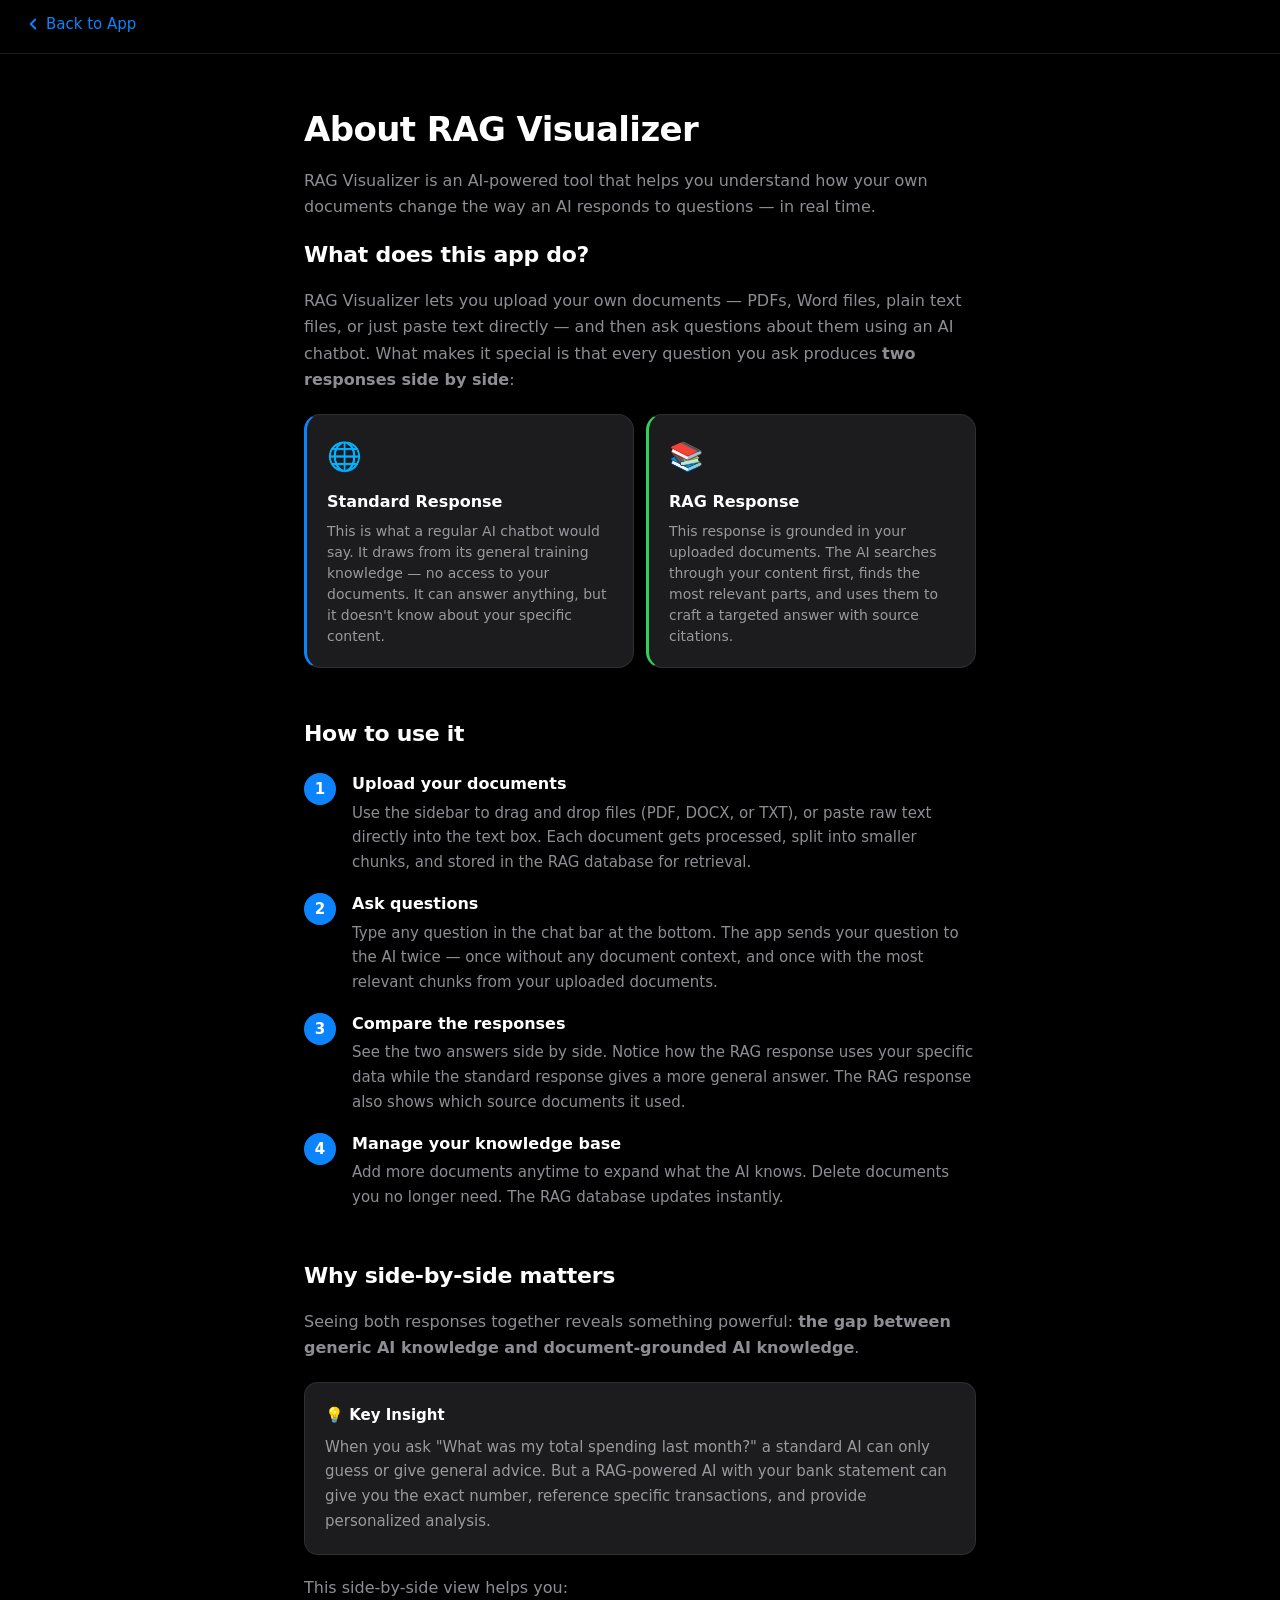
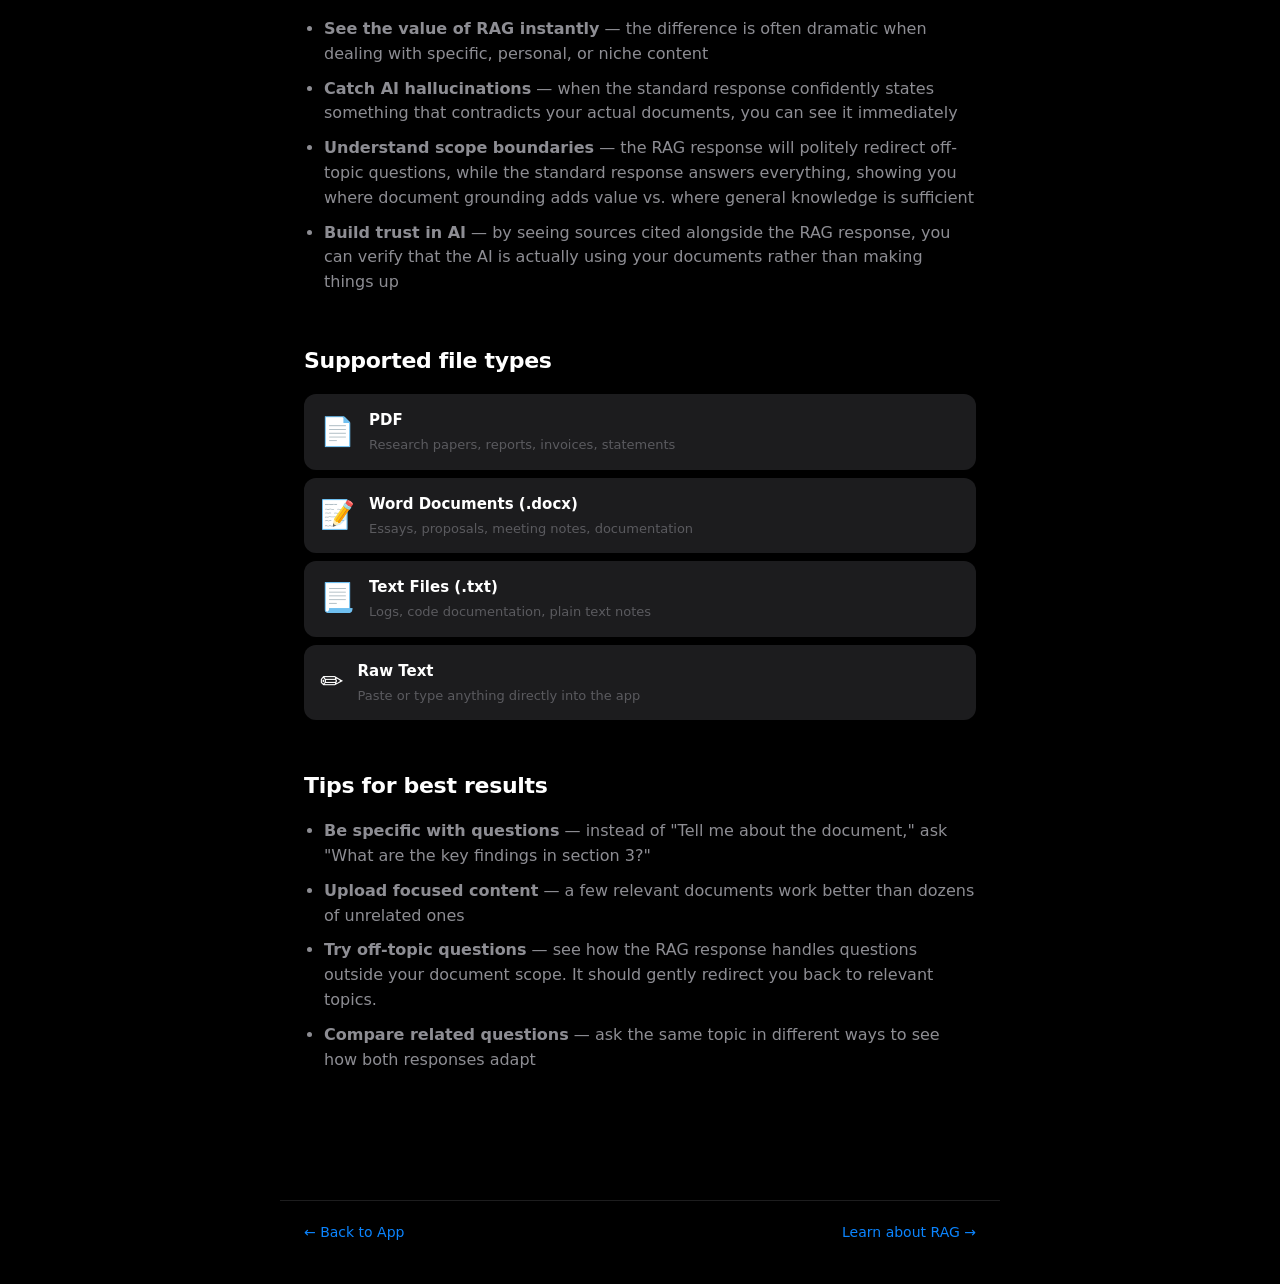
<file: frontend/about.html>
<!DOCTYPE html>
<html lang="en">
<head>
  <meta charset="UTF-8">
  <meta name="viewport" content="width=device-width, initial-scale=1.0">
  <title>About RAG Visualizer</title>
  <meta name="description" content="Learn how RAG Visualizer works and how to get the most out of dual AI responses.">
  <link rel="preconnect" href="https://fonts.googleapis.com">
  <link rel="preconnect" href="https://fonts.gstatic.com" crossorigin>
  <link href="https://fonts.googleapis.com/css2?family=Inter:wght@300;400;500;600;700&display=swap" rel="stylesheet">
  <link rel="stylesheet" href="pages.css">
</head>
<body>
  <nav class="page-nav">
    <a href="/" class="back-link">
      <svg width="18" height="18" viewBox="0 0 24 24" fill="none" stroke="currentColor" stroke-width="2.5" stroke-linecap="round" stroke-linejoin="round">
        <polyline points="15 18 9 12 15 6"></polyline>
      </svg>
      Back to App
    </a>
  </nav>

  <main class="page-content">
    <article class="page-article">
      <h1>About RAG Visualizer</h1>
      <p class="lead">RAG Visualizer is an AI-powered tool that helps you understand how your own documents change the way an AI responds to questions — in real time.</p>

      <section>
        <h2>What does this app do?</h2>
        <p>RAG Visualizer lets you upload your own documents — PDFs, Word files, plain text files, or just paste text directly — and then ask questions about them using an AI chatbot. What makes it special is that every question you ask produces <strong>two responses side by side</strong>:</p>
        <div class="card-grid">
          <div class="info-card blue">
            <div class="card-icon">🌐</div>
            <h3>Standard Response</h3>
            <p>This is what a regular AI chatbot would say. It draws from its general training knowledge — no access to your documents. It can answer anything, but it doesn't know about your specific content.</p>
          </div>
          <div class="info-card purple">
            <div class="card-icon">📚</div>
            <h3>RAG Response</h3>
            <p>This response is grounded in your uploaded documents. The AI searches through your content first, finds the most relevant parts, and uses them to craft a targeted answer with source citations.</p>
          </div>
        </div>
      </section>

      <section>
        <h2>How to use it</h2>
        <div class="steps">
          <div class="step">
            <div class="step-number">1</div>
            <div class="step-content">
              <h3>Upload your documents</h3>
              <p>Use the sidebar to drag and drop files (PDF, DOCX, or TXT), or paste raw text directly into the text box. Each document gets processed, split into smaller chunks, and stored in the RAG database for retrieval.</p>
            </div>
          </div>
          <div class="step">
            <div class="step-number">2</div>
            <div class="step-content">
              <h3>Ask questions</h3>
              <p>Type any question in the chat bar at the bottom. The app sends your question to the AI twice — once without any document context, and once with the most relevant chunks from your uploaded documents.</p>
            </div>
          </div>
          <div class="step">
            <div class="step-number">3</div>
            <div class="step-content">
              <h3>Compare the responses</h3>
              <p>See the two answers side by side. Notice how the RAG response uses your specific data while the standard response gives a more general answer. The RAG response also shows which source documents it used.</p>
            </div>
          </div>
          <div class="step">
            <div class="step-number">4</div>
            <div class="step-content">
              <h3>Manage your knowledge base</h3>
              <p>Add more documents anytime to expand what the AI knows. Delete documents you no longer need. The RAG database updates instantly.</p>
            </div>
          </div>
        </div>
      </section>

      <section>
        <h2>Why side-by-side matters</h2>
        <p>Seeing both responses together reveals something powerful: <strong>the gap between generic AI knowledge and document-grounded AI knowledge</strong>.</p>
        <div class="insight-box">
          <h3>💡 Key Insight</h3>
          <p>When you ask "What was my total spending last month?" a standard AI can only guess or give general advice. But a RAG-powered AI with your bank statement can give you the exact number, reference specific transactions, and provide personalized analysis.</p>
        </div>
        <p>This side-by-side view helps you:</p>
        <ul>
          <li><strong>See the value of RAG instantly</strong> — the difference is often dramatic when dealing with specific, personal, or niche content</li>
          <li><strong>Catch AI hallucinations</strong> — when the standard response confidently states something that contradicts your actual documents, you can see it immediately</li>
          <li><strong>Understand scope boundaries</strong> — the RAG response will politely redirect off-topic questions, while the standard response answers everything, showing you where document grounding adds value vs. where general knowledge is sufficient</li>
          <li><strong>Build trust in AI</strong> — by seeing sources cited alongside the RAG response, you can verify that the AI is actually using your documents rather than making things up</li>
        </ul>
      </section>

      <section>
        <h2>Supported file types</h2>
        <div class="file-types">
          <div class="file-type">
            <span class="file-icon">📄</span>
            <div>
              <strong>PDF</strong>
              <p>Research papers, reports, invoices, statements</p>
            </div>
          </div>
          <div class="file-type">
            <span class="file-icon">📝</span>
            <div>
              <strong>Word Documents (.docx)</strong>
              <p>Essays, proposals, meeting notes, documentation</p>
            </div>
          </div>
          <div class="file-type">
            <span class="file-icon">📃</span>
            <div>
              <strong>Text Files (.txt)</strong>
              <p>Logs, code documentation, plain text notes</p>
            </div>
          </div>
          <div class="file-type">
            <span class="file-icon">✏️</span>
            <div>
              <strong>Raw Text</strong>
              <p>Paste or type anything directly into the app</p>
            </div>
          </div>
        </div>
      </section>

      <section>
        <h2>Tips for best results</h2>
        <ul>
          <li><strong>Be specific with questions</strong> — instead of "Tell me about the document," ask "What are the key findings in section 3?"</li>
          <li><strong>Upload focused content</strong> — a few relevant documents work better than dozens of unrelated ones</li>
          <li><strong>Try off-topic questions</strong> — see how the RAG response handles questions outside your document scope. It should gently redirect you back to relevant topics.</li>
          <li><strong>Compare related questions</strong> — ask the same topic in different ways to see how both responses adapt</li>
        </ul>
      </section>
    </article>
  </main>

  <footer class="page-footer">
    <a href="/">← Back to App</a>
    <a href="/learn-rag.html">Learn about RAG →</a>
  </footer>
</body>
</html>
</file>
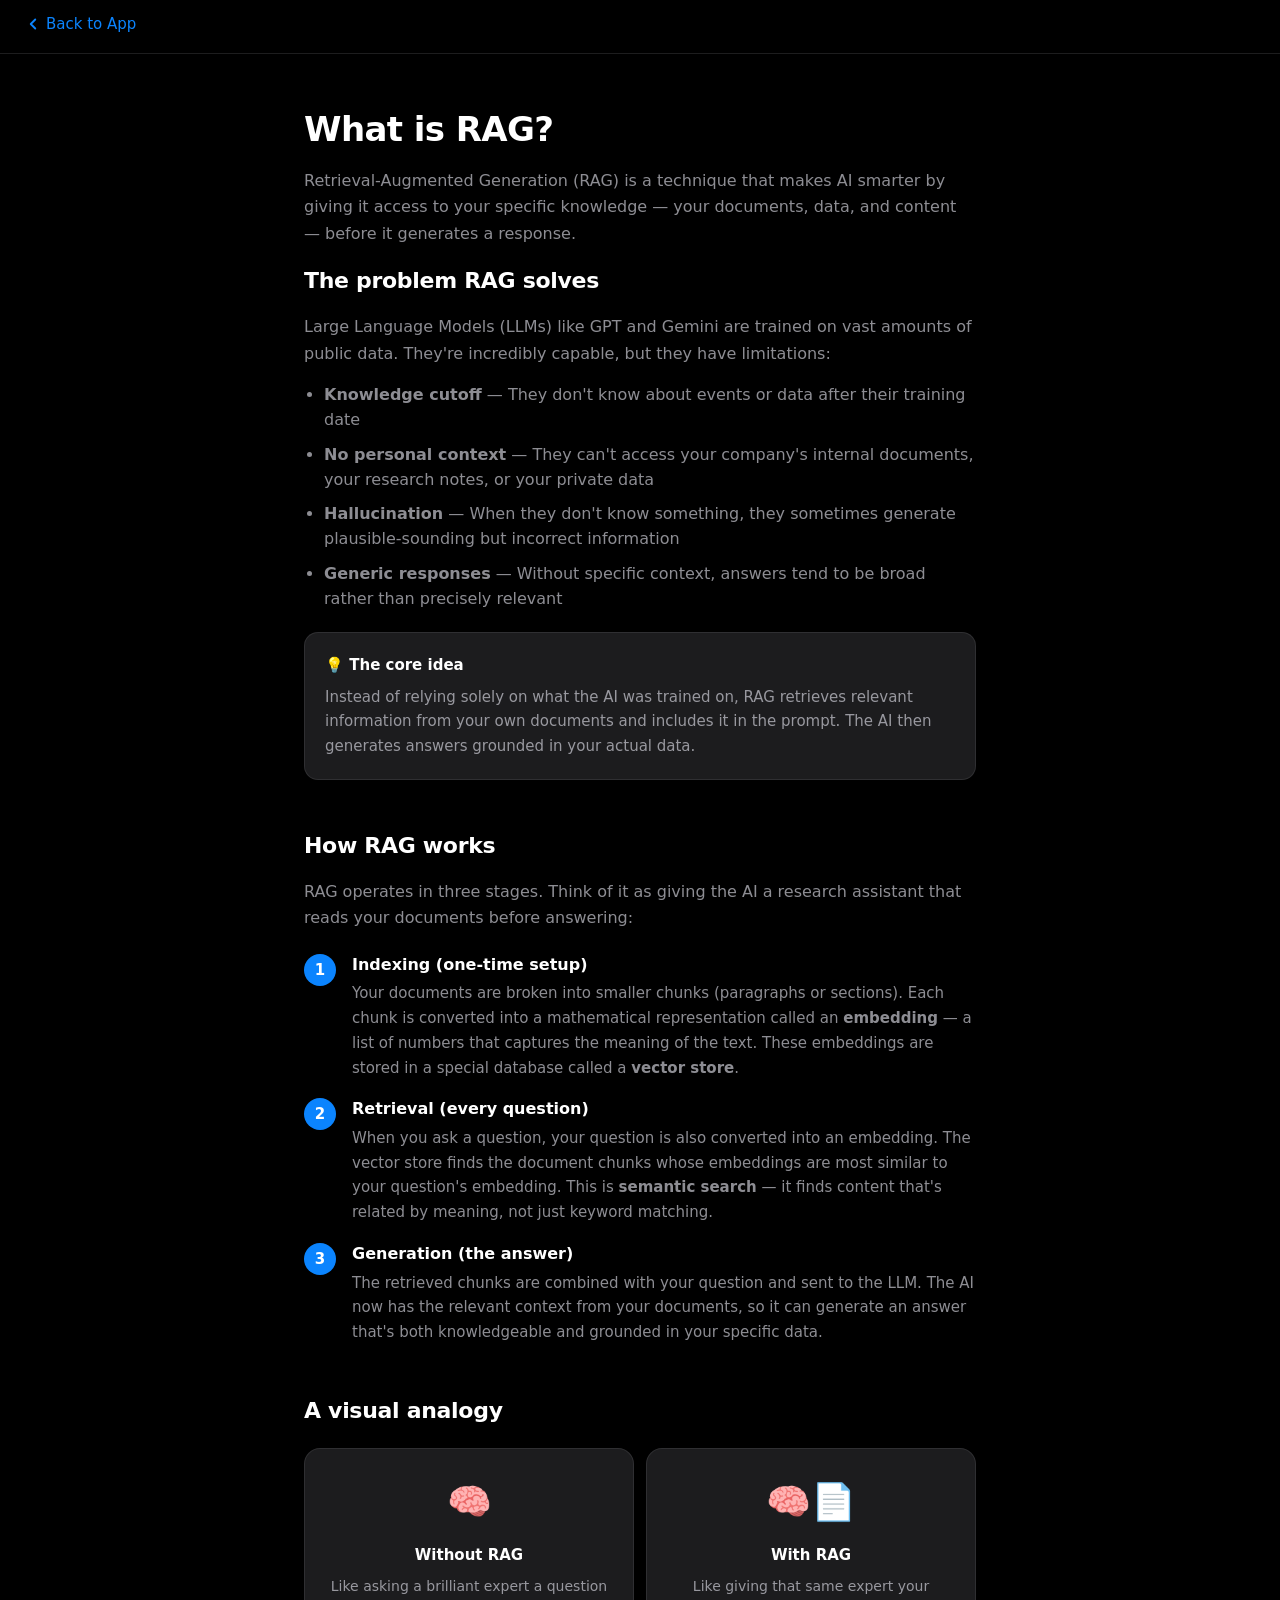
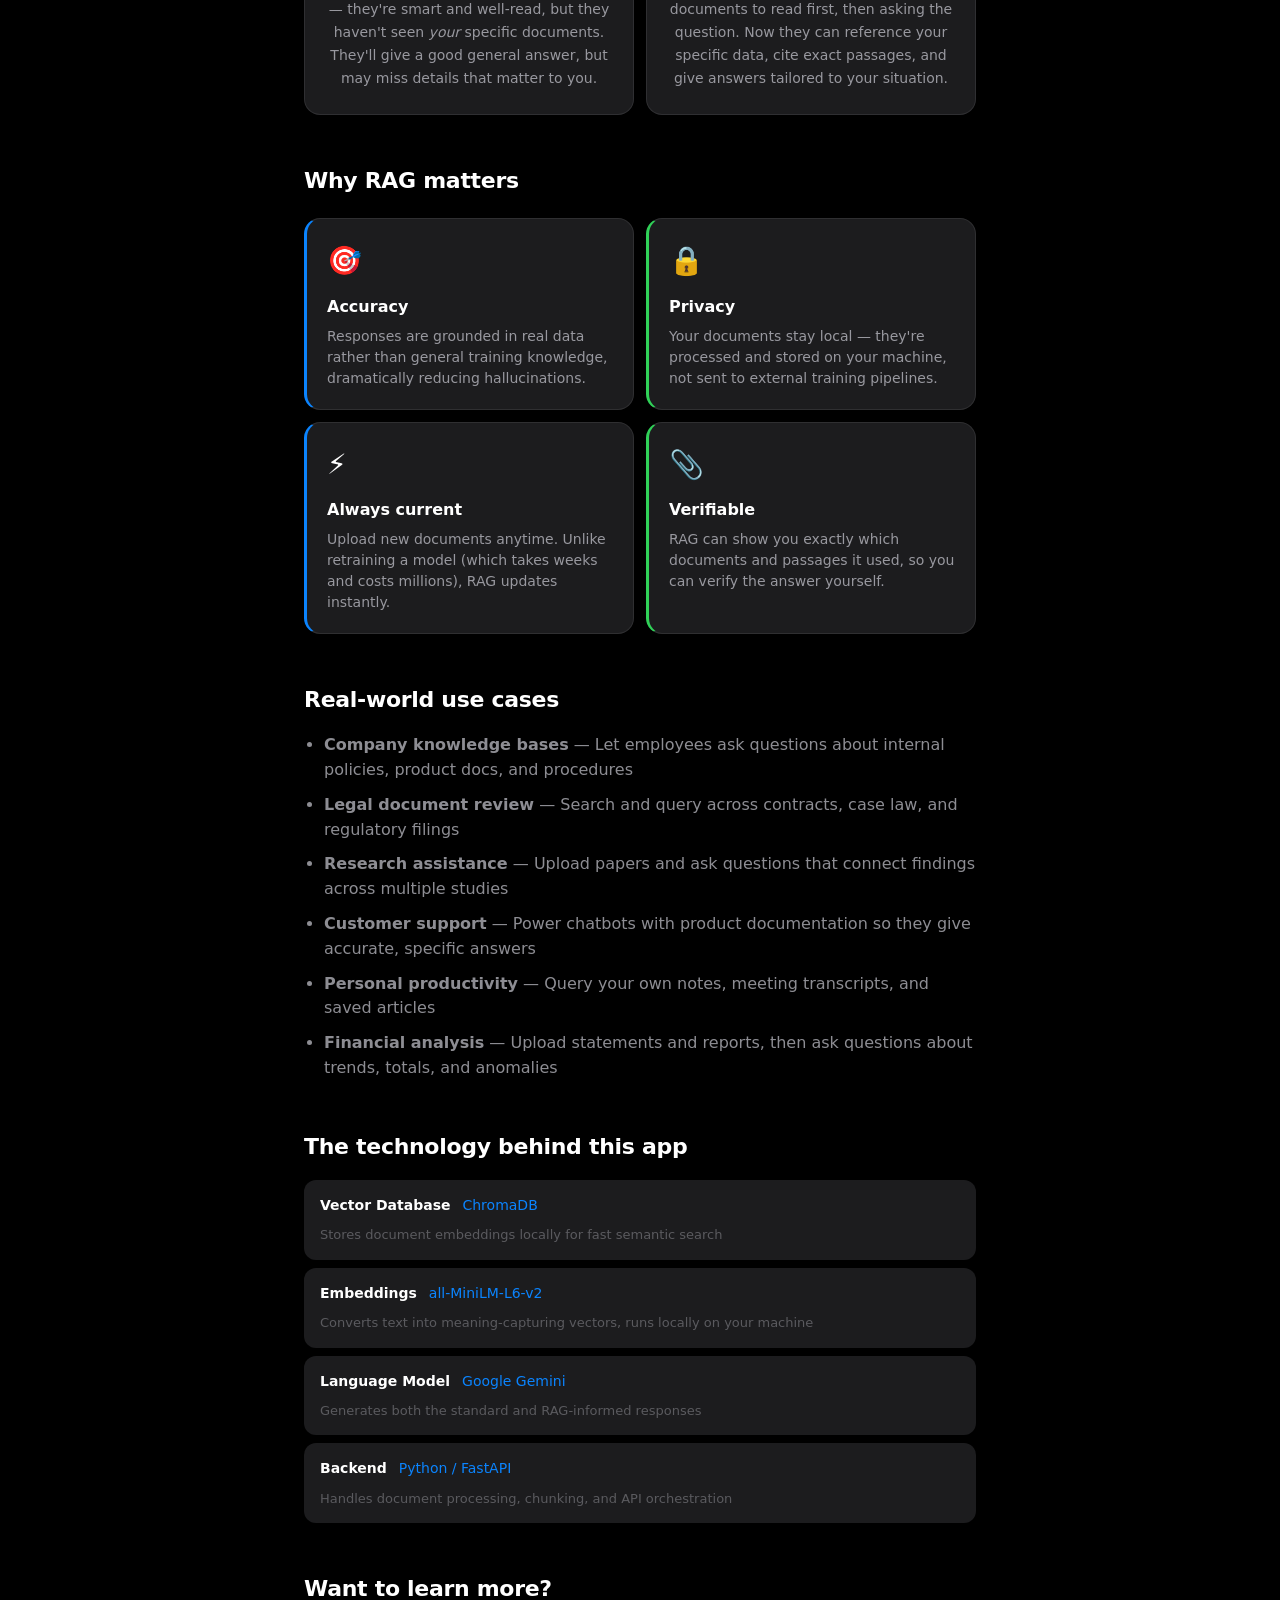
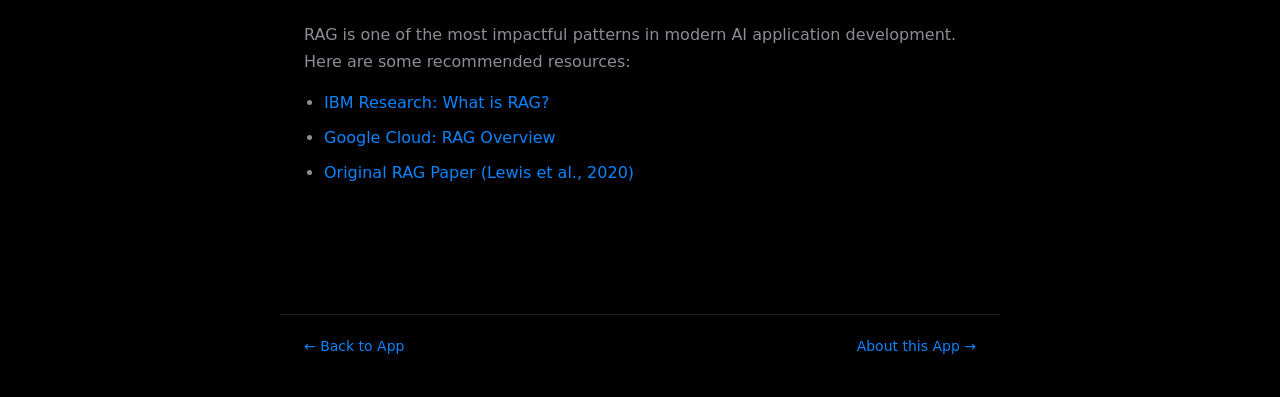
<file: frontend/learn-rag.html>
<!DOCTYPE html>
<html lang="en">
<head>
  <meta charset="UTF-8">
  <meta name="viewport" content="width=device-width, initial-scale=1.0">
  <title>Learn about RAG | RAG Visualizer</title>
  <meta name="description" content="Understand Retrieval-Augmented Generation (RAG) — what it is, how it works, and why it matters for AI applications.">
  <link rel="preconnect" href="https://fonts.googleapis.com">
  <link rel="preconnect" href="https://fonts.gstatic.com" crossorigin>
  <link href="https://fonts.googleapis.com/css2?family=Inter:wght@300;400;500;600;700&display=swap" rel="stylesheet">
  <link rel="stylesheet" href="pages.css">
</head>
<body>
  <nav class="page-nav">
    <a href="/" class="back-link">
      <svg width="18" height="18" viewBox="0 0 24 24" fill="none" stroke="currentColor" stroke-width="2.5" stroke-linecap="round" stroke-linejoin="round">
        <polyline points="15 18 9 12 15 6"></polyline>
      </svg>
      Back to App
    </a>
  </nav>

  <main class="page-content">
    <article class="page-article">
      <h1>What is RAG?</h1>
      <p class="lead">Retrieval-Augmented Generation (RAG) is a technique that makes AI smarter by giving it access to your specific knowledge — your documents, data, and content — before it generates a response.</p>

      <section>
        <h2>The problem RAG solves</h2>
        <p>Large Language Models (LLMs) like GPT and Gemini are trained on vast amounts of public data. They're incredibly capable, but they have limitations:</p>
        <ul>
          <li><strong>Knowledge cutoff</strong> — They don't know about events or data after their training date</li>
          <li><strong>No personal context</strong> — They can't access your company's internal documents, your research notes, or your private data</li>
          <li><strong>Hallucination</strong> — When they don't know something, they sometimes generate plausible-sounding but incorrect information</li>
          <li><strong>Generic responses</strong> — Without specific context, answers tend to be broad rather than precisely relevant</li>
        </ul>
        <div class="insight-box">
          <h3>💡 The core idea</h3>
          <p>Instead of relying solely on what the AI was trained on, RAG retrieves relevant information from your own documents and includes it in the prompt. The AI then generates answers grounded in your actual data.</p>
        </div>
      </section>

      <section>
        <h2>How RAG works</h2>
        <p>RAG operates in three stages. Think of it as giving the AI a research assistant that reads your documents before answering:</p>
        <div class="steps">
          <div class="step">
            <div class="step-number">1</div>
            <div class="step-content">
              <h3>Indexing (one-time setup)</h3>
              <p>Your documents are broken into smaller chunks (paragraphs or sections). Each chunk is converted into a mathematical representation called an <strong>embedding</strong> — a list of numbers that captures the meaning of the text. These embeddings are stored in a special database called a <strong>vector store</strong>.</p>
            </div>
          </div>
          <div class="step">
            <div class="step-number">2</div>
            <div class="step-content">
              <h3>Retrieval (every question)</h3>
              <p>When you ask a question, your question is also converted into an embedding. The vector store finds the document chunks whose embeddings are most similar to your question's embedding. This is <strong>semantic search</strong> — it finds content that's related by meaning, not just keyword matching.</p>
            </div>
          </div>
          <div class="step">
            <div class="step-number">3</div>
            <div class="step-content">
              <h3>Generation (the answer)</h3>
              <p>The retrieved chunks are combined with your question and sent to the LLM. The AI now has the relevant context from your documents, so it can generate an answer that's both knowledgeable and grounded in your specific data.</p>
            </div>
          </div>
        </div>
      </section>

      <section>
        <h2>A visual analogy</h2>
        <div class="analogy-grid">
          <div class="analogy-card">
            <div class="analogy-icon">🧠</div>
            <h3>Without RAG</h3>
            <p>Like asking a brilliant expert a question — they're smart and well-read, but they haven't seen <em>your</em> specific documents. They'll give a good general answer, but may miss details that matter to you.</p>
          </div>
          <div class="analogy-card">
            <div class="analogy-icon">🧠📄</div>
            <h3>With RAG</h3>
            <p>Like giving that same expert your documents to read first, then asking the question. Now they can reference your specific data, cite exact passages, and give answers tailored to your situation.</p>
          </div>
        </div>
      </section>

      <section>
        <h2>Why RAG matters</h2>
        <div class="card-grid">
          <div class="info-card blue">
            <div class="card-icon">🎯</div>
            <h3>Accuracy</h3>
            <p>Responses are grounded in real data rather than general training knowledge, dramatically reducing hallucinations.</p>
          </div>
          <div class="info-card purple">
            <div class="card-icon">🔒</div>
            <h3>Privacy</h3>
            <p>Your documents stay local — they're processed and stored on your machine, not sent to external training pipelines.</p>
          </div>
          <div class="info-card blue">
            <div class="card-icon">⚡</div>
            <h3>Always current</h3>
            <p>Upload new documents anytime. Unlike retraining a model (which takes weeks and costs millions), RAG updates instantly.</p>
          </div>
          <div class="info-card purple">
            <div class="card-icon">📎</div>
            <h3>Verifiable</h3>
            <p>RAG can show you exactly which documents and passages it used, so you can verify the answer yourself.</p>
          </div>
        </div>
      </section>

      <section>
        <h2>Real-world use cases</h2>
        <ul>
          <li><strong>Company knowledge bases</strong> — Let employees ask questions about internal policies, product docs, and procedures</li>
          <li><strong>Legal document review</strong> — Search and query across contracts, case law, and regulatory filings</li>
          <li><strong>Research assistance</strong> — Upload papers and ask questions that connect findings across multiple studies</li>
          <li><strong>Customer support</strong> — Power chatbots with product documentation so they give accurate, specific answers</li>
          <li><strong>Personal productivity</strong> — Query your own notes, meeting transcripts, and saved articles</li>
          <li><strong>Financial analysis</strong> — Upload statements and reports, then ask questions about trends, totals, and anomalies</li>
        </ul>
      </section>

      <section>
        <h2>The technology behind this app</h2>
        <div class="tech-stack">
          <div class="tech-item">
            <strong>Vector Database</strong>
            <span>ChromaDB</span>
            <p>Stores document embeddings locally for fast semantic search</p>
          </div>
          <div class="tech-item">
            <strong>Embeddings</strong>
            <span>all-MiniLM-L6-v2</span>
            <p>Converts text into meaning-capturing vectors, runs locally on your machine</p>
          </div>
          <div class="tech-item">
            <strong>Language Model</strong>
            <span>Google Gemini</span>
            <p>Generates both the standard and RAG-informed responses</p>
          </div>
          <div class="tech-item">
            <strong>Backend</strong>
            <span>Python / FastAPI</span>
            <p>Handles document processing, chunking, and API orchestration</p>
          </div>
        </div>
      </section>

      <section>
        <h2>Want to learn more?</h2>
        <p>RAG is one of the most impactful patterns in modern AI application development. Here are some recommended resources:</p>
        <ul>
          <li><a href="https://research.ibm.com/blog/retrieval-augmented-generation-RAG" target="_blank" rel="noopener">IBM Research: What is RAG?</a></li>
          <li><a href="https://cloud.google.com/use-cases/retrieval-augmented-generation" target="_blank" rel="noopener">Google Cloud: RAG Overview</a></li>
          <li><a href="https://arxiv.org/abs/2005.11401" target="_blank" rel="noopener">Original RAG Paper (Lewis et al., 2020)</a></li>
        </ul>
      </section>
    </article>
  </main>

  <footer class="page-footer">
    <a href="/">← Back to App</a>
    <a href="/about.html">About this App →</a>
  </footer>
</body>
</html>
</file>
<file: frontend/pages.css>
/* ============================================
   RAG Visualizer — Info Pages Stylesheet
   Matches iMessage dark mode theme
   ============================================ */

:root {
  --bg-primary: #000000;
  --bg-secondary: #1c1c1e;
  --bg-tertiary: #2c2c2e;
  --bg-elevated: #3a3a3c;
  --imessage-blue: #0b84fe;
  --rag-green: #30d158;
  --separator-light: rgba(84, 84, 88, 0.35);
  --text-primary: #ffffff;
  --text-secondary: rgba(235, 235, 245, 0.6);
  --text-tertiary: rgba(235, 235, 245, 0.3);
  --font-family: -apple-system, BlinkMacSystemFont, 'SF Pro Text', system-ui, 'Helvetica Neue', sans-serif;
}

* { margin: 0; padding: 0; box-sizing: border-box; }

body {
  font-family: var(--font-family);
  background: var(--bg-primary);
  color: var(--text-primary);
  line-height: 1.6;
  -webkit-font-smoothing: antialiased;
}

/* Navigation */
.page-nav {
  position: sticky;
  top: 0;
  z-index: 50;
  background: rgba(0, 0, 0, 0.85);
  backdrop-filter: blur(20px);
  -webkit-backdrop-filter: blur(20px);
  border-bottom: 1px solid var(--separator-light);
  padding: 12px 24px;
}

.back-link {
  display: inline-flex;
  align-items: center;
  gap: 4px;
  color: var(--imessage-blue);
  text-decoration: none;
  font-size: 15px;
  font-weight: 500;
  transition: opacity 0.15s ease;
}

.back-link:hover {
  opacity: 0.7;
}

/* Page Content */
.page-content {
  max-width: 720px;
  margin: 0 auto;
  padding: 48px 24px 80px;
}

.page-article h1 {
  font-size: 34px;
  font-weight: 700;
  letter-spacing: -0.6px;
  margin-bottom: 12px;
}

.lead {
  font-size: 18px;
  color: var(--text-secondary);
  line-height: 1.6;
  margin-bottom: 48px;
}

.page-article section {
  margin-bottom: 48px;
}

.page-article h2 {
  font-size: 22px;
  font-weight: 600;
  letter-spacing: -0.3px;
  margin-bottom: 16px;
  color: var(--text-primary);
}

.page-article p {
  font-size: 16px;
  color: var(--text-secondary);
  margin-bottom: 16px;
  line-height: 1.65;
}

.page-article ul {
  padding-left: 20px;
  margin-bottom: 16px;
}

.page-article li {
  font-size: 16px;
  color: var(--text-secondary);
  margin-bottom: 10px;
  line-height: 1.55;
}

.page-article a {
  color: var(--imessage-blue);
  text-decoration: none;
}

.page-article a:hover {
  text-decoration: underline;
}

/* Info Cards */
.card-grid {
  display: grid;
  grid-template-columns: repeat(auto-fit, minmax(240px, 1fr));
  gap: 12px;
  margin: 20px 0;
}

.info-card {
  background: var(--bg-secondary);
  border: 1px solid var(--separator-light);
  border-radius: 16px;
  padding: 20px;
}

.info-card.blue {
  border-left: 3px solid var(--imessage-blue);
}

.info-card.purple, .info-card.green {
  border-left: 3px solid var(--rag-green);
}

.card-icon {
  font-size: 28px;
  margin-bottom: 10px;
}

.info-card h3 {
  font-size: 16px;
  font-weight: 600;
  margin-bottom: 6px;
  color: var(--text-primary);
}

.info-card p {
  font-size: 14px;
  color: var(--text-secondary);
  margin-bottom: 0;
  line-height: 1.5;
}

/* Steps */
.steps {
  display: flex;
  flex-direction: column;
  gap: 16px;
  margin: 20px 0;
}

.step {
  display: flex;
  gap: 16px;
  align-items: flex-start;
}

.step-number {
  width: 32px;
  height: 32px;
  border-radius: 50%;
  background: var(--imessage-blue);
  color: white;
  font-size: 15px;
  font-weight: 700;
  display: flex;
  align-items: center;
  justify-content: center;
  flex-shrink: 0;
  margin-top: 2px;
}

.step-content h3 {
  font-size: 16px;
  font-weight: 600;
  margin-bottom: 4px;
  color: var(--text-primary);
}

.step-content p {
  font-size: 15px;
  color: var(--text-secondary);
  margin-bottom: 0;
}

/* Insight Box */
.insight-box {
  background: var(--bg-secondary);
  border: 1px solid var(--separator-light);
  border-radius: 14px;
  padding: 20px;
  margin: 20px 0;
}

.insight-box h3 {
  font-size: 15px;
  font-weight: 600;
  margin-bottom: 8px;
  color: var(--text-primary);
}

.insight-box p {
  font-size: 15px;
  color: var(--text-secondary);
  margin-bottom: 0;
}

/* Analogy Grid */
.analogy-grid {
  display: grid;
  grid-template-columns: 1fr 1fr;
  gap: 12px;
  margin: 20px 0;
}

.analogy-card {
  background: var(--bg-secondary);
  border: 1px solid var(--separator-light);
  border-radius: 16px;
  padding: 24px 20px;
  text-align: center;
}

.analogy-icon {
  font-size: 36px;
  margin-bottom: 12px;
}

.analogy-card h3 {
  font-size: 15px;
  font-weight: 600;
  margin-bottom: 8px;
  color: var(--text-primary);
}

.analogy-card p {
  font-size: 14px;
  color: var(--text-secondary);
  margin-bottom: 0;
}

/* File Types */
.file-types {
  display: flex;
  flex-direction: column;
  gap: 8px;
  margin: 16px 0;
}

.file-type {
  display: flex;
  align-items: center;
  gap: 14px;
  background: var(--bg-secondary);
  border-radius: 12px;
  padding: 14px 16px;
}

.file-icon {
  font-size: 28px;
  flex-shrink: 0;
}

.file-type strong {
  font-size: 15px;
  display: block;
  margin-bottom: 2px;
}

.file-type p {
  font-size: 13px;
  color: var(--text-tertiary);
  margin-bottom: 0;
}

/* Tech Stack */
.tech-stack {
  display: flex;
  flex-direction: column;
  gap: 8px;
  margin: 16px 0;
}

.tech-item {
  background: var(--bg-secondary);
  border-radius: 12px;
  padding: 14px 16px;
  display: flex;
  flex-wrap: wrap;
  align-items: baseline;
  gap: 4px 12px;
}

.tech-item strong {
  font-size: 14px;
  color: var(--text-primary);
}

.tech-item span {
  font-size: 14px;
  color: var(--imessage-blue);
  font-weight: 500;
}

.tech-item p {
  width: 100%;
  font-size: 13px;
  color: var(--text-tertiary);
  margin: 4px 0 0;
}

/* Page Footer */
.page-footer {
  max-width: 720px;
  margin: 0 auto;
  padding: 20px 24px 40px;
  border-top: 1px solid var(--separator-light);
  display: flex;
  justify-content: space-between;
  align-items: center;
}

.page-footer a {
  color: var(--imessage-blue);
  text-decoration: none;
  font-size: 14px;
  font-weight: 500;
  transition: opacity 0.15s ease;
}

.page-footer a:hover {
  opacity: 0.7;
}

/* Responsive */
@media (max-width: 600px) {
  .page-content { padding: 32px 16px 60px; }
  .page-article h1 { font-size: 26px; }
  .lead { font-size: 16px; }
  .card-grid { grid-template-columns: 1fr; }
  .analogy-grid { grid-template-columns: 1fr; }
  .step { gap: 12px; }
}
</file>
